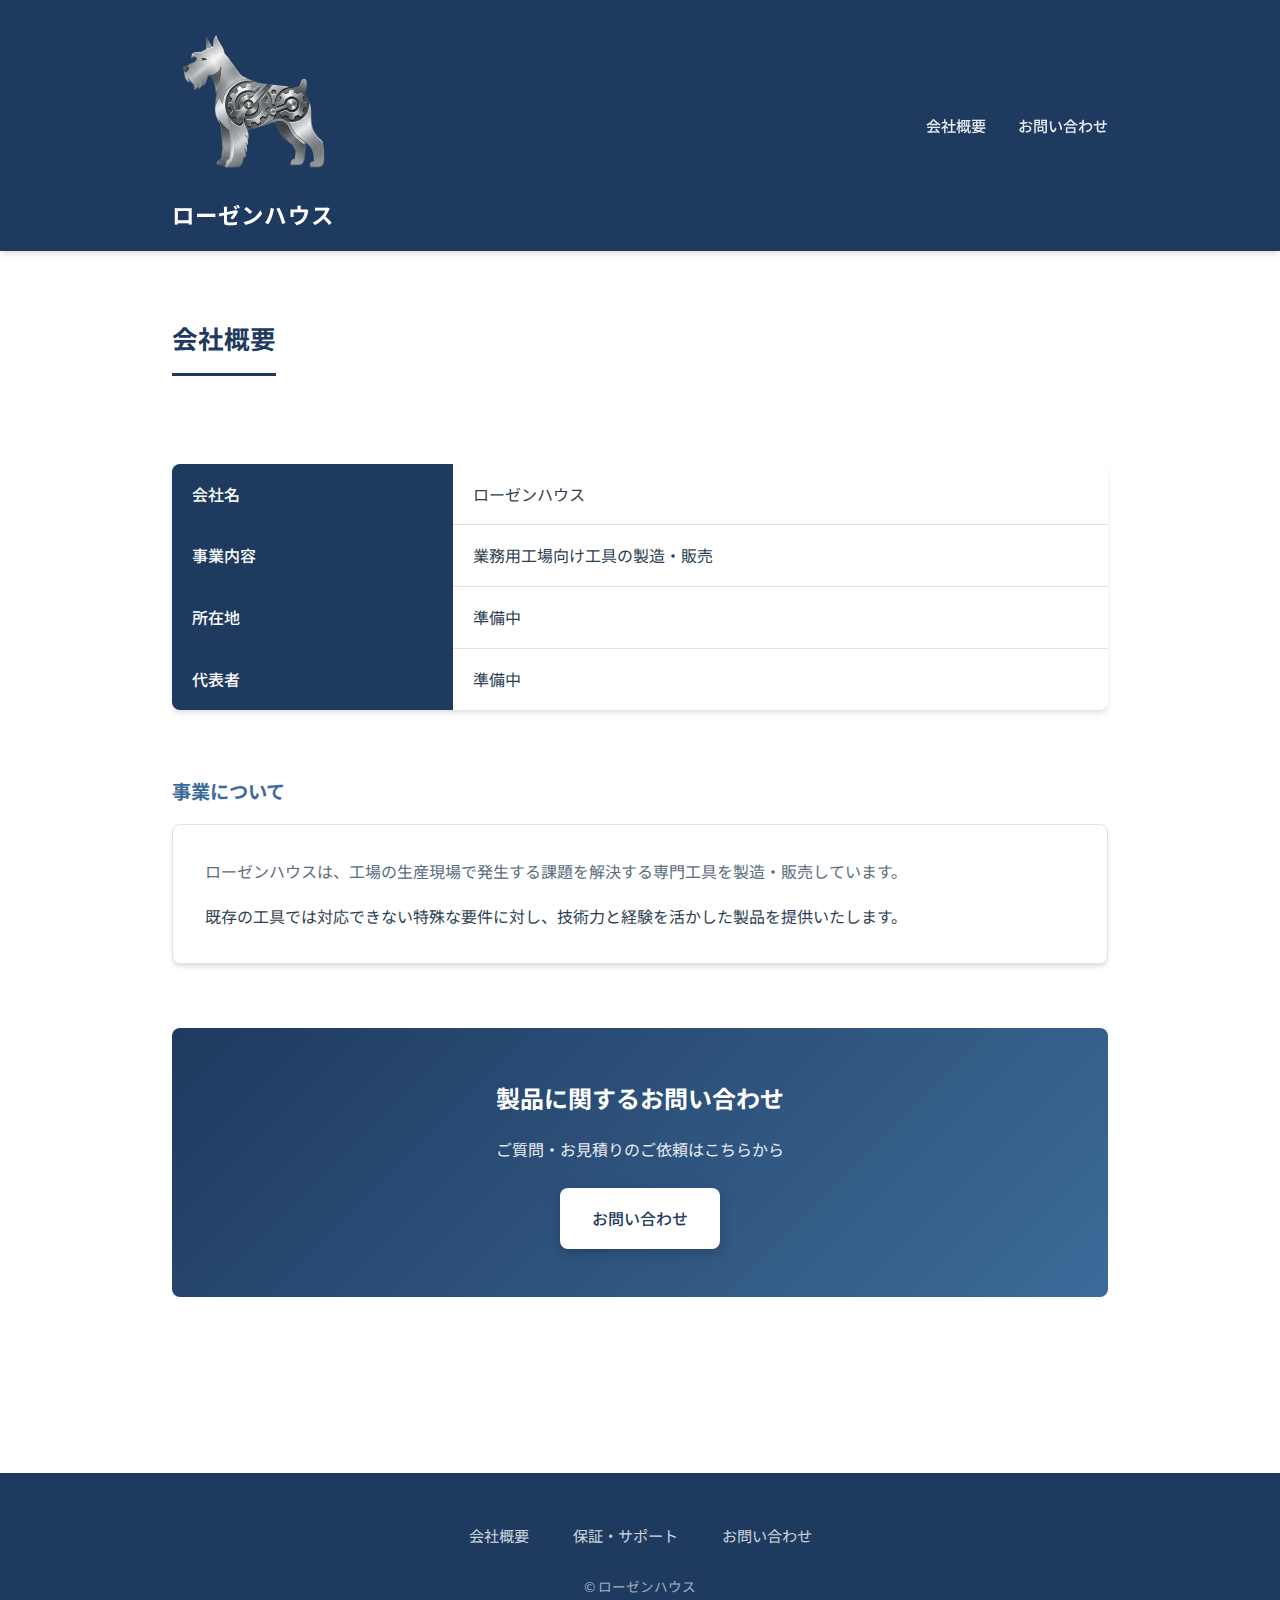
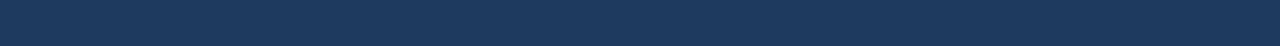
<file: about.html>
<!DOCTYPE html>
<html lang="ja">
<head>
  <meta charset="UTF-8">
  <meta name="viewport" content="width=device-width, initial-scale=1.0">
  <title>会社概要 | ローゼンハウス</title>
  <meta name="description" content="ローゼンハウスの会社概要。業務用工場向け工具の製造・販売を行っています。">
  <!-- OGP -->
  <meta property="og:title" content="会社概要 | ローゼンハウス">
  <meta property="og:description" content="ローゼンハウスの会社概要。業務用工場向け工具の製造・販売を行っています。">
  <meta property="og:type" content="website">
  <meta property="og:url" content="https://rosenhouse.jp/about.html">
  <meta property="og:image" content="https://rosenhouse.jp/assets/images/rosenhouse_logo1.svg">
  <meta property="og:site_name" content="ローゼンハウス">
  <meta property="og:locale" content="ja_JP">
  <meta name="twitter:card" content="summary_large_image">
  <link rel="canonical" href="https://rosenhouse.jp/about.html">
  <link rel="icon" type="image/svg+xml" href="assets/images/rosenhouse_logo1.svg">
  <link rel="stylesheet" href="assets/css/style.css">
</head>
<body>
  <header class="header">
    <div class="container header__inner">
      <a href="index.html" class="header__logo">
        <img src="assets/images/rosenhouse_logo1.svg" alt="ローゼンハウス ロゴ" class="header__logo-img">
        <span class="header__logo-text">ローゼンハウス</span>
      </a>
      <nav class="header__nav">
        <a href="about.html">会社概要</a>
        <a href="support/contact.html">お問い合わせ</a>
      </nav>
    </div>
  </header>

  <main>
    <div class="container">

      <section class="section">
        <h1 class="section__title">会社概要</h1>
      </section>

      <section class="section">
        <table>
          <tr>
            <th>会社名</th>
            <td>ローゼンハウス</td>
          </tr>
          <tr>
            <th>事業内容</th>
            <td>業務用工場向け工具の製造・販売</td>
          </tr>
          <tr>
            <th>所在地</th>
            <td>準備中</td>
          </tr>
          <tr>
            <th>代表者</th>
            <td>準備中</td>
          </tr>
        </table>
      </section>

      <section class="section">
        <h2 class="section__subtitle">事業について</h2>
        <div class="card">
          <p class="card__text">
            ローゼンハウスは、工場の生産現場で発生する課題を解決する専門工具を製造・販売しています。
          </p>
          <p>
            既存の工具では対応できない特殊な要件に対し、技術力と経験を活かした製品を提供いたします。
          </p>
        </div>
      </section>

      <section class="cta">
        <h2 class="cta__title">製品に関するお問い合わせ</h2>
        <p class="cta__text">
          ご質問・お見積りのご依頼はこちらから
        </p>
        <a href="support/contact.html" class="btn btn--primary">お問い合わせ</a>
      </section>

    </div>
  </main>

  <footer class="footer">
    <div class="container footer__inner">
      <nav class="footer__nav">
        <a href="about.html">会社概要</a>
        <a href="support/warranty.html">保証・サポート</a>
        <a href="support/contact.html">お問い合わせ</a>
      </nav>
      <p class="footer__copy">&copy; ローゼンハウス</p>
    </div>
  </footer>
</body>
</html>
</file>
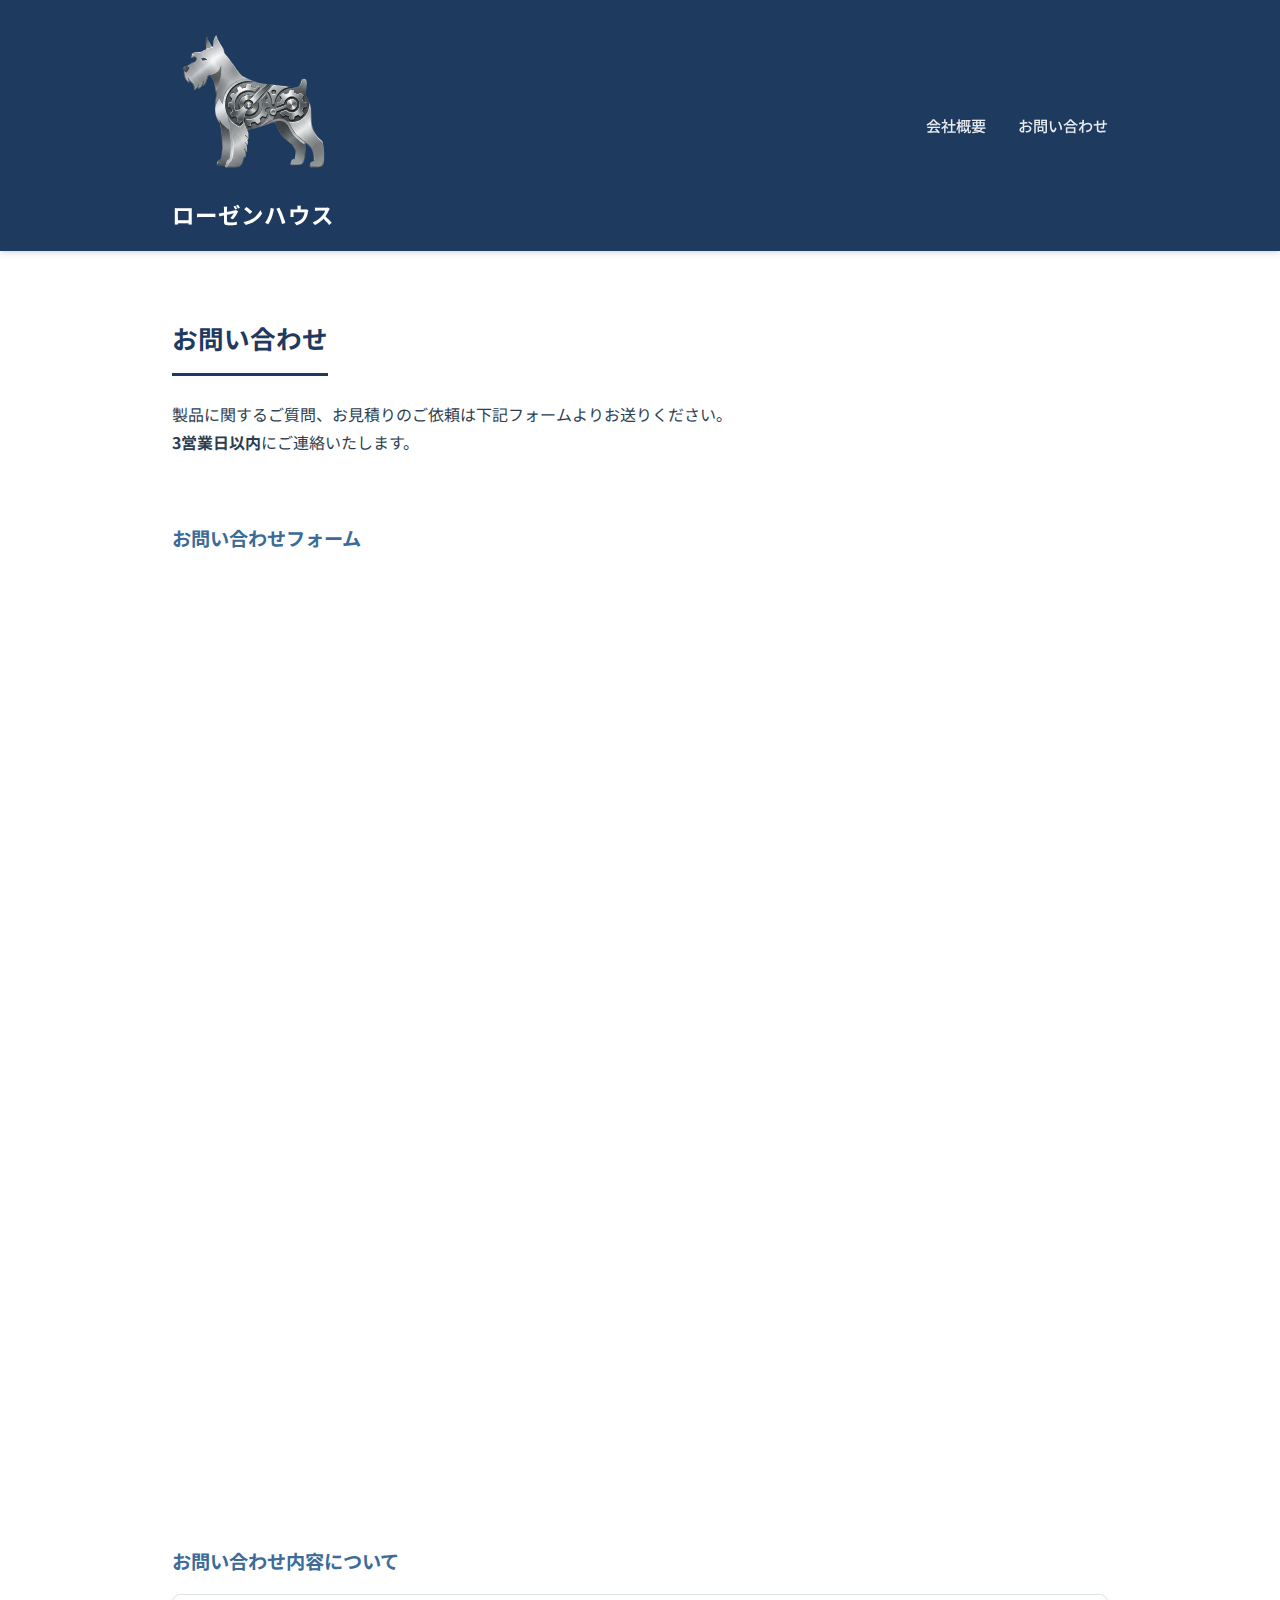
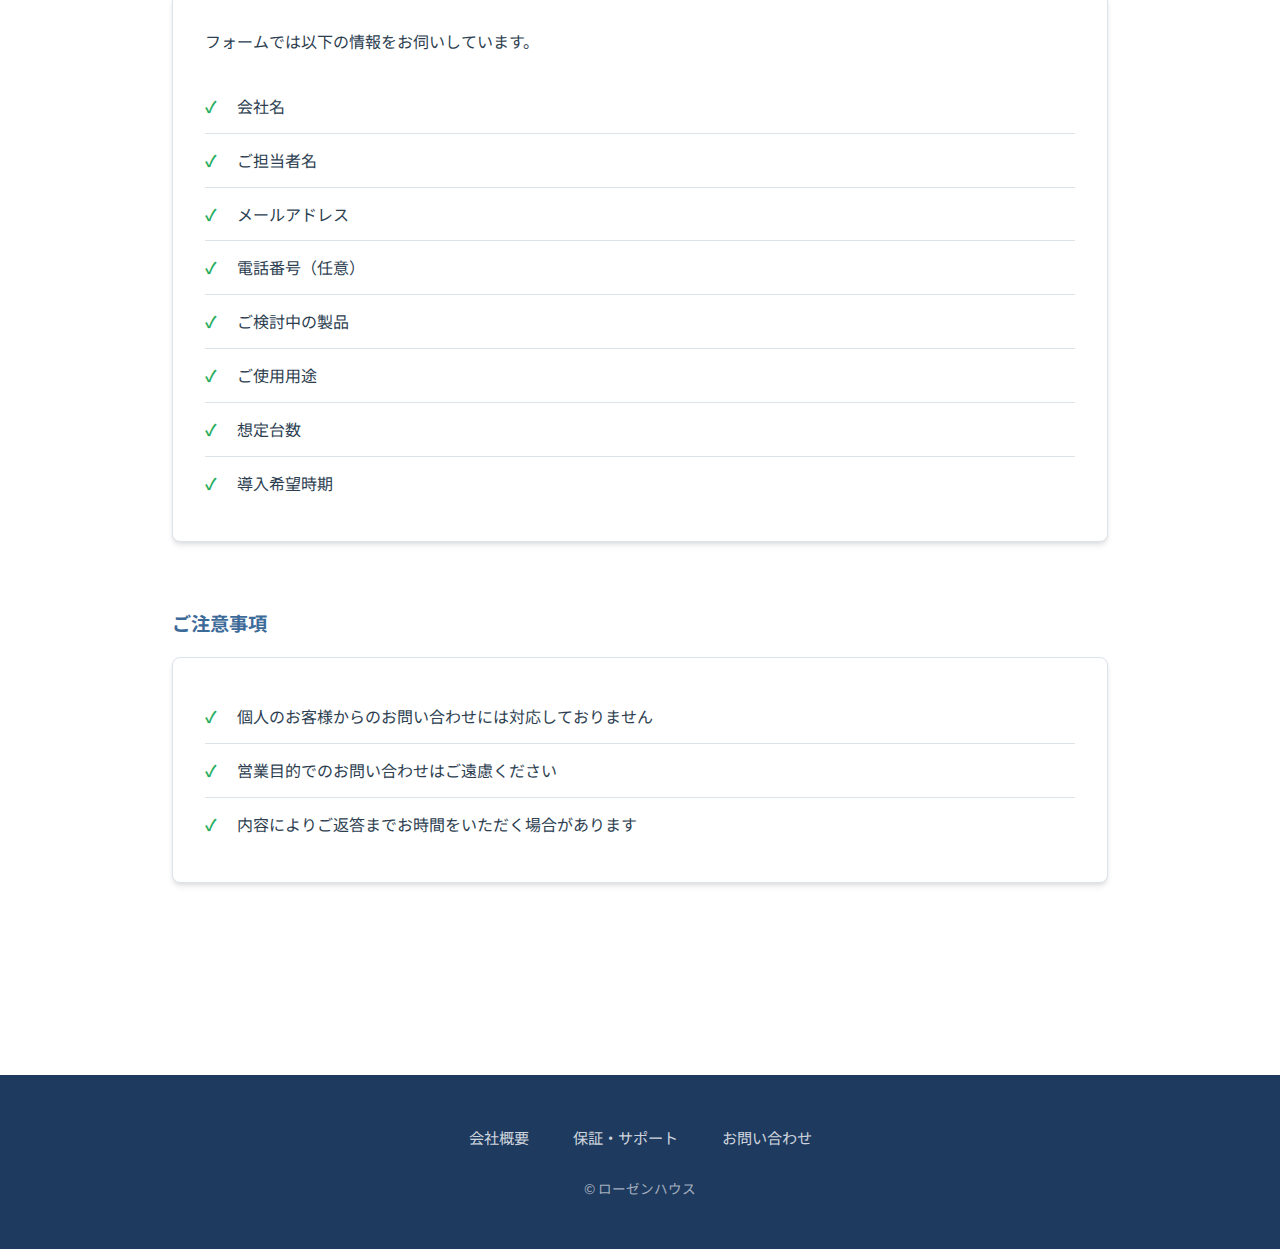
<file: support/contact.html>
<!DOCTYPE html>
<html lang="ja">
<head>
  <meta charset="UTF-8">
  <meta name="viewport" content="width=device-width, initial-scale=1.0">
  <title>お問い合わせ | ローゼンハウス</title>
  <meta name="description" content="製品に関するお問い合わせ、お見積りのご依頼はこちらから。">
  <link rel="icon" type="image/svg+xml" href="../assets/images/rosenhouse_logo1.svg">
  <link rel="stylesheet" href="../assets/css/style.css">
</head>
<body>
  <header class="header">
    <div class="container header__inner">
      <a href="../index.html" class="header__logo">
        <img src="../assets/images/rosenhouse_logo1.svg" alt="" class="header__logo-img">
        <span class="header__logo-text">ローゼンハウス</span>
      </a>
      <nav class="header__nav">
        <a href="../about.html">会社概要</a>
        <a href="contact.html">お問い合わせ</a>
      </nav>
    </div>
  </header>

  <main>
    <div class="container">

      <section class="section">
        <h1 class="section__title">お問い合わせ</h1>
        <p>
          製品に関するご質問、お見積りのご依頼は下記フォームよりお送りください。<br>
          <strong>3営業日以内</strong>にご連絡いたします。
        </p>
      </section>

      <section class="section">
        <h2 class="section__subtitle">お問い合わせフォーム</h2>

        <iframe
          src="https://docs.google.com/forms/d/e/1FAIpQLSfZtR407mM0OVkMDxds2DZJSURiIyCF8N5QeYhZOz292vOwog/viewform?embedded=true"
          class="form-embed"
          title="お問い合わせフォーム">
          読み込み中...
        </iframe>

      </section>

      <section class="section">
        <h2 class="section__subtitle">お問い合わせ内容について</h2>
        <div class="card">
          <p class="mb-3">フォームでは以下の情報をお伺いしています。</p>
          <ul class="list">
            <li>会社名</li>
            <li>ご担当者名</li>
            <li>メールアドレス</li>
            <li>電話番号（任意）</li>
            <li>ご検討中の製品</li>
            <li>ご使用用途</li>
            <li>想定台数</li>
            <li>導入希望時期</li>
          </ul>
        </div>
      </section>

      <section class="section">
        <h2 class="section__subtitle">ご注意事項</h2>
        <div class="card">
          <ul class="list">
            <li>個人のお客様からのお問い合わせには対応しておりません</li>
            <li>営業目的でのお問い合わせはご遠慮ください</li>
            <li>内容によりご返答までお時間をいただく場合があります</li>
          </ul>
        </div>
      </section>

    </div>
  </main>

  <footer class="footer">
    <div class="container footer__inner">
      <nav class="footer__nav">
        <a href="../about.html">会社概要</a>
        <a href="warranty.html">保証・サポート</a>
        <a href="contact.html">お問い合わせ</a>
      </nav>
      <p class="footer__copy">&copy; ローゼンハウス</p>
    </div>
  </footer>
</body>
</html>
</file>
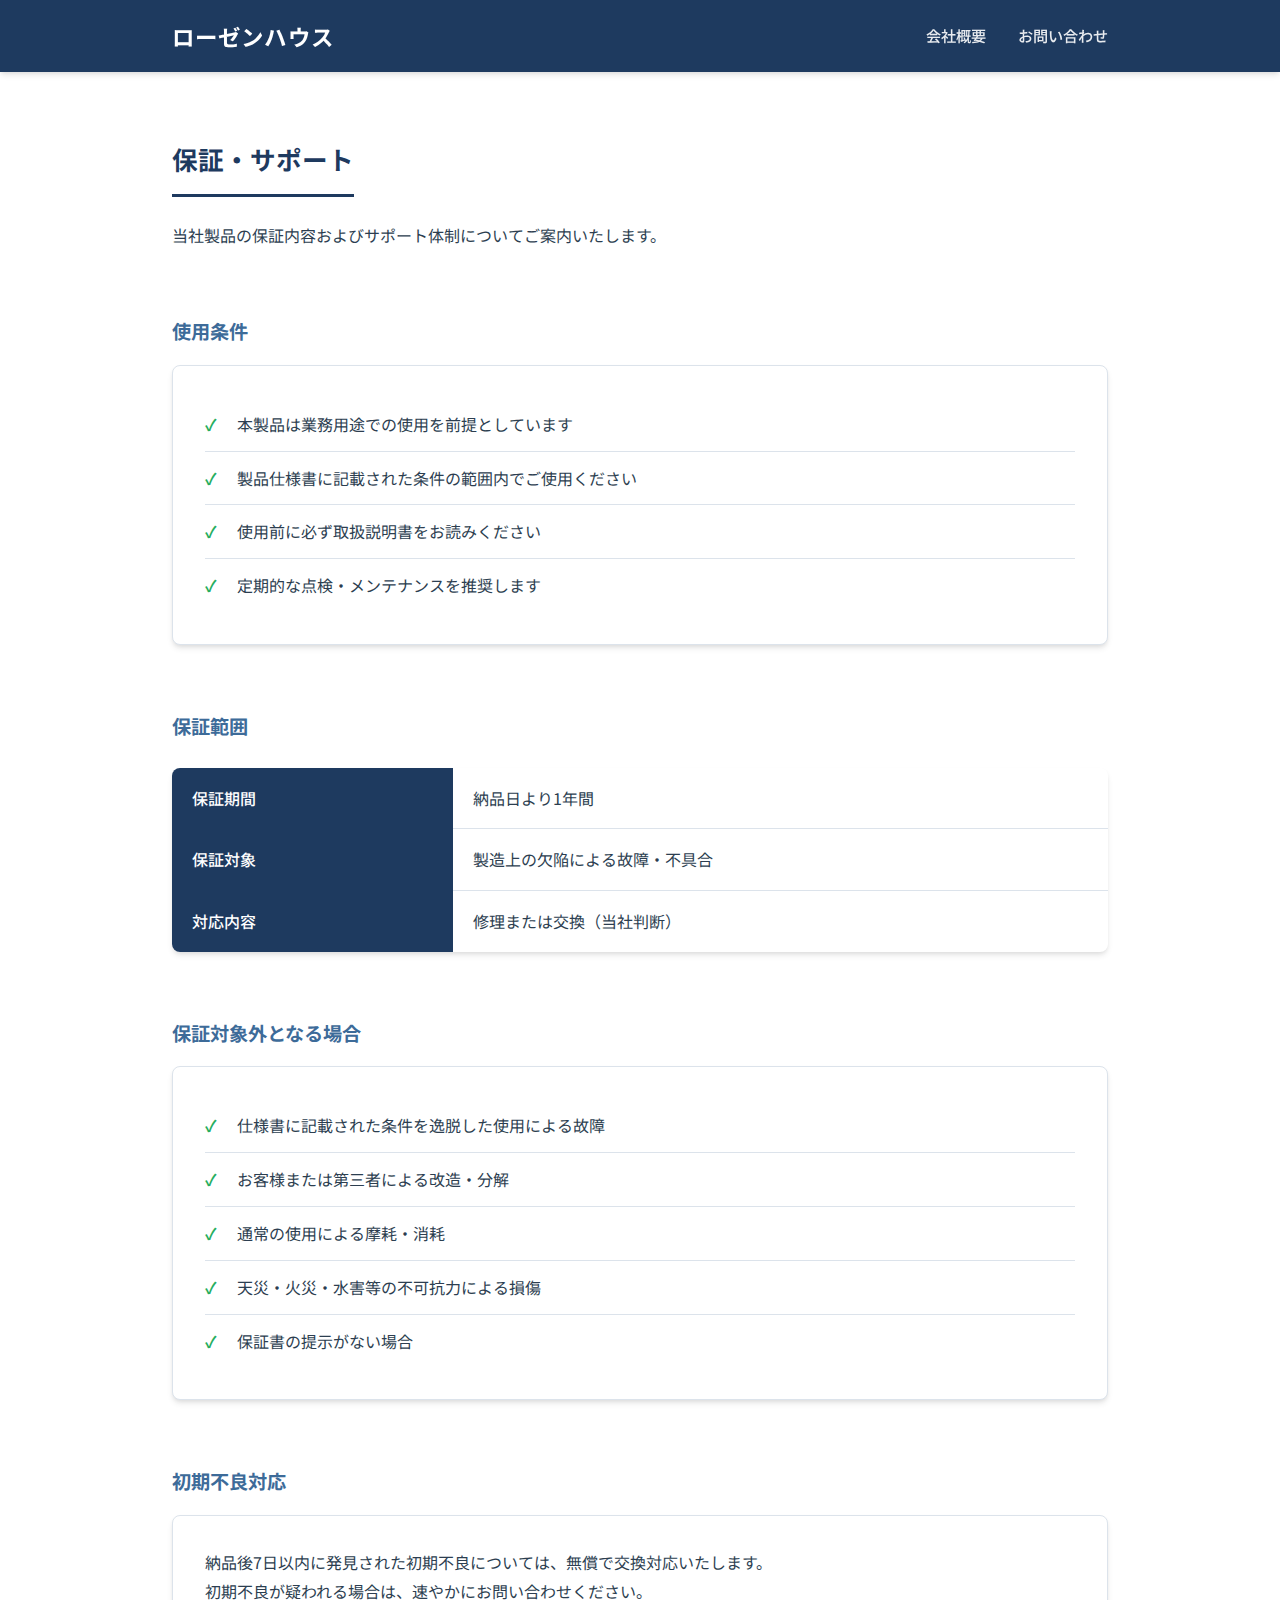
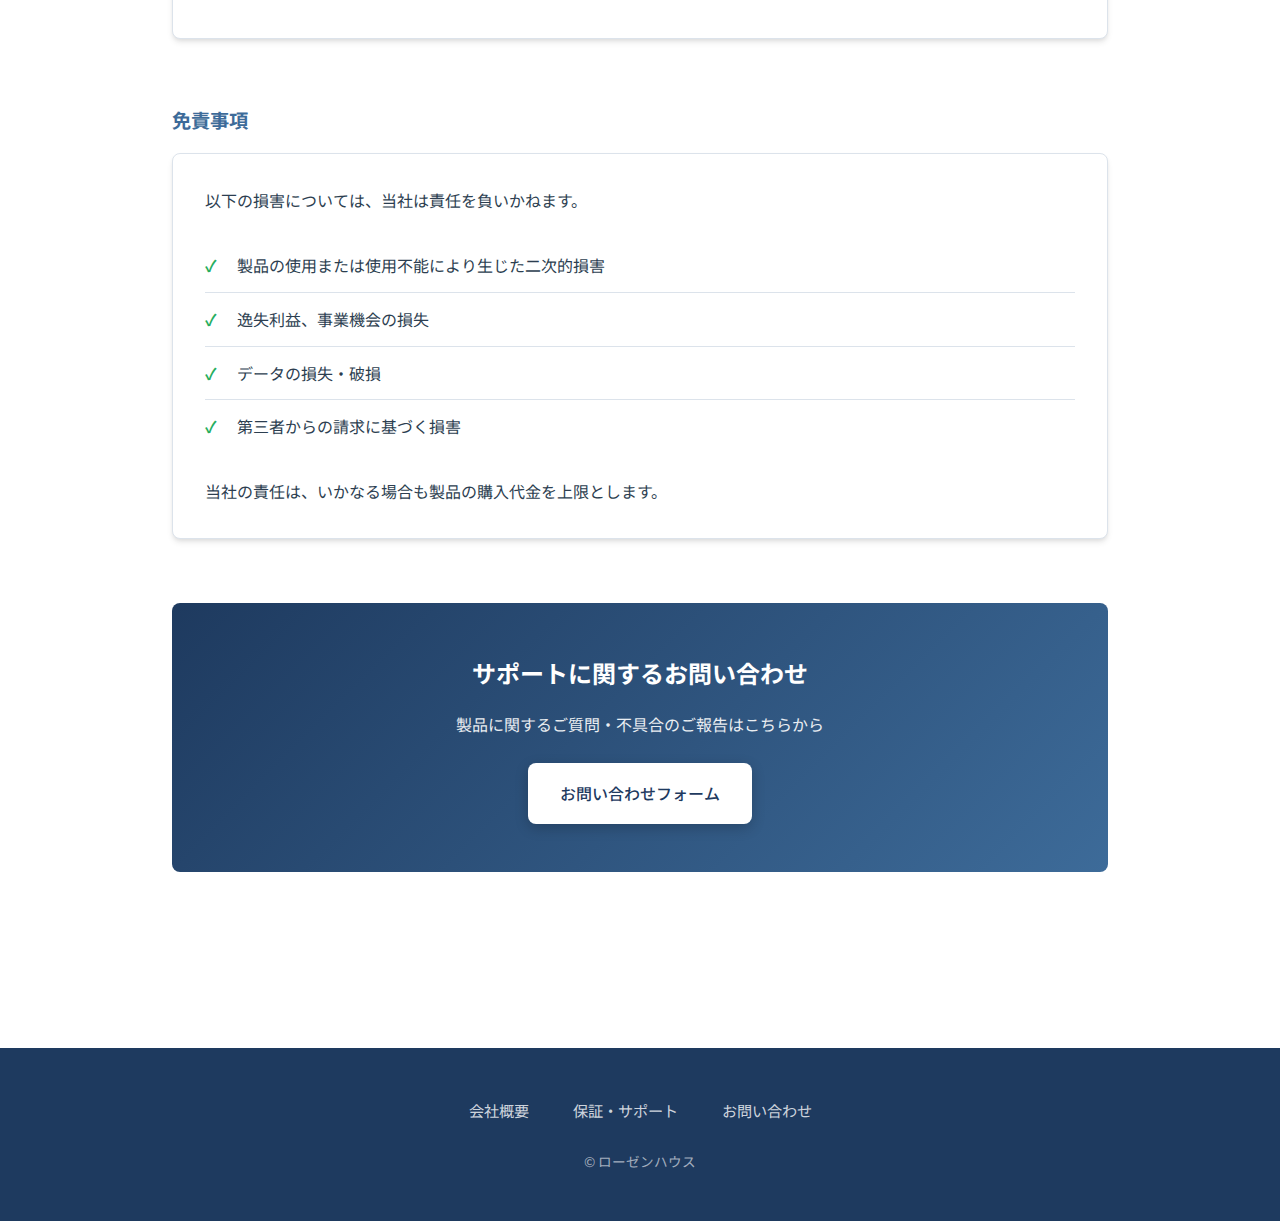
<file: support/warranty.html>
<!DOCTYPE html>
<html lang="ja">
<head>
  <meta charset="UTF-8">
  <meta name="viewport" content="width=device-width, initial-scale=1.0">
  <title>保証・サポート | ローゼンハウス</title>
  <meta name="description" content="製品の保証内容、サポート体制、免責事項についてご案内します。">
  <link rel="icon" type="image/svg+xml" href="../assets/images/favicon.svg">
  <link rel="stylesheet" href="../assets/css/style.css">
</head>
<body>
  <header class="header">
    <div class="container header__inner">
      <a href="../index.html" class="header__logo">ローゼンハウス</a>
      <nav class="header__nav">
        <a href="../about.html">会社概要</a>
        <a href="contact.html">お問い合わせ</a>
      </nav>
    </div>
  </header>

  <main>
    <div class="container">

      <section class="section">
        <h1 class="section__title">保証・サポート</h1>
        <p>
          当社製品の保証内容およびサポート体制についてご案内いたします。
        </p>
      </section>

      <section class="section">
        <h2 class="section__subtitle">使用条件</h2>
        <div class="card">
          <ul class="list">
            <li>本製品は業務用途での使用を前提としています</li>
            <li>製品仕様書に記載された条件の範囲内でご使用ください</li>
            <li>使用前に必ず取扱説明書をお読みください</li>
            <li>定期的な点検・メンテナンスを推奨します</li>
          </ul>
        </div>
      </section>

      <section class="section">
        <h2 class="section__subtitle">保証範囲</h2>
        <table>
          <tr>
            <th>保証期間</th>
            <td>納品日より1年間</td>
          </tr>
          <tr>
            <th>保証対象</th>
            <td>製造上の欠陥による故障・不具合</td>
          </tr>
          <tr>
            <th>対応内容</th>
            <td>修理または交換（当社判断）</td>
          </tr>
        </table>
      </section>

      <section class="section">
        <h2 class="section__subtitle">保証対象外となる場合</h2>
        <div class="card">
          <ul class="list">
            <li>仕様書に記載された条件を逸脱した使用による故障</li>
            <li>お客様または第三者による改造・分解</li>
            <li>通常の使用による摩耗・消耗</li>
            <li>天災・火災・水害等の不可抗力による損傷</li>
            <li>保証書の提示がない場合</li>
          </ul>
        </div>
      </section>

      <section class="section">
        <h2 class="section__subtitle">初期不良対応</h2>
        <div class="card">
          <p>
            納品後7日以内に発見された初期不良については、無償で交換対応いたします。<br>
            初期不良が疑われる場合は、速やかにお問い合わせください。
          </p>
        </div>
      </section>

      <section class="section">
        <h2 class="section__subtitle">免責事項</h2>
        <div class="card">
          <p class="mb-3">
            以下の損害については、当社は責任を負いかねます。
          </p>
          <ul class="list">
            <li>製品の使用または使用不能により生じた二次的損害</li>
            <li>逸失利益、事業機会の損失</li>
            <li>データの損失・破損</li>
            <li>第三者からの請求に基づく損害</li>
          </ul>
          <p class="mt-3">
            当社の責任は、いかなる場合も製品の購入代金を上限とします。
          </p>
        </div>
      </section>

      <section class="cta">
        <h2 class="cta__title">サポートに関するお問い合わせ</h2>
        <p class="cta__text">
          製品に関するご質問・不具合のご報告はこちらから
        </p>
        <a href="contact.html" class="btn btn--primary">お問い合わせフォーム</a>
      </section>

    </div>
  </main>

  <footer class="footer">
    <div class="container footer__inner">
      <nav class="footer__nav">
        <a href="../about.html">会社概要</a>
        <a href="warranty.html">保証・サポート</a>
        <a href="contact.html">お問い合わせ</a>
      </nav>
      <p class="footer__copy">&copy; ローゼンハウス</p>
    </div>
  </footer>
</body>
</html>
</file>
<file: assets/css/style.css>
/* ローゼンハウス - 共通スタイル v2 */

/* Google Fonts */
@import url('https://fonts.googleapis.com/css2?family=Noto+Sans+JP:wght@400;500;700&display=swap');

/* リセット・基本設定 */
*, *::before, *::after {
  box-sizing: border-box;
  margin: 0;
  padding: 0;
}

:root {
  /* カラーパレット - モダン工業系 */
  --color-primary: #1e3a5f;      /* ディープブルー */
  --color-secondary: #3d6b99;    /* ミディアムブルー */
  --color-accent: #d4541c;       /* オレンジ - アクセント */
  --color-accent-hover: #b8471a;
  --color-text: #2c3e50;         /* 本文 */
  --color-text-light: #5a6c7d;   /* 補足テキスト */
  --color-bg: #ffffff;
  --color-bg-alt: #f8fafc;
  --color-bg-dark: #eef2f6;
  --color-border: #dce3eb;
  --color-success: #27ae60;

  --max-width: 1000px;
  --spacing: 2rem;
  --radius: 8px;
  --shadow: 0 4px 6px -1px rgba(0, 0, 0, 0.1), 0 2px 4px -1px rgba(0, 0, 0, 0.06);
  --shadow-lg: 0 10px 15px -3px rgba(0, 0, 0, 0.1), 0 4px 6px -2px rgba(0, 0, 0, 0.05);
}

html {
  font-size: 16px;
  scroll-behavior: smooth;
}

body {
  font-family: "Noto Sans JP", "Hiragino Kaku Gothic ProN", "Hiragino Sans", sans-serif;
  line-height: 1.8;
  color: var(--color-text);
  background-color: var(--color-bg);
  font-weight: 400;
}

/* レイアウト */
.container {
  max-width: var(--max-width);
  margin: 0 auto;
  padding: 0 var(--spacing);
}

/* ヘッダー */
.header {
  background-color: var(--color-primary);
  color: #fff;
  padding: 1rem 0;
  position: sticky;
  top: 0;
  z-index: 100;
  box-shadow: var(--shadow);
}

.header__inner {
  display: flex;
  justify-content: space-between;
  align-items: center;
  flex-wrap: wrap;
  gap: 1rem;
}

.header__logo {
  font-size: 1.4rem;
  font-weight: 700;
  color: #fff;
  text-decoration: none;
  letter-spacing: 0.05em;
}

.header__nav {
  display: flex;
  gap: 2rem;
}

.header__nav a {
  color: rgba(255, 255, 255, 0.9);
  text-decoration: none;
  font-size: 0.95rem;
  font-weight: 500;
  transition: color 0.2s;
}

.header__nav a:hover {
  color: #fff;
}

/* メインコンテンツ */
main {
  padding: 4rem 0;
}

/* セクション */
.section {
  margin-bottom: 4rem;
}

.section__title {
  font-size: 1.6rem;
  font-weight: 700;
  color: var(--color-primary);
  margin-bottom: 1.5rem;
  padding-bottom: 0.75rem;
  border-bottom: 3px solid var(--color-primary);
  display: inline-block;
}

.section__subtitle {
  font-size: 1.2rem;
  font-weight: 700;
  color: var(--color-secondary);
  margin-bottom: 1rem;
}

/* ヒーロー */
.hero {
  background: linear-gradient(135deg, var(--color-primary) 0%, var(--color-secondary) 100%);
  position: relative;
  padding: 5rem 0;
  text-align: center;
  margin-bottom: 4rem;
  overflow: hidden;
}

.hero::before {
  content: "";
  position: absolute;
  top: 0;
  left: 0;
  right: 0;
  bottom: 0;
  background-image:
    radial-gradient(circle at 20% 80%, rgba(255,255,255,0.1) 0%, transparent 50%),
    radial-gradient(circle at 80% 20%, rgba(255,255,255,0.1) 0%, transparent 50%);
  pointer-events: none;
}

.hero__content {
  position: relative;
  z-index: 1;
}

.hero__title {
  font-size: 2.5rem;
  font-weight: 700;
  color: #fff;
  margin-bottom: 1.5rem;
  line-height: 1.4;
  text-shadow: 0 2px 4px rgba(0,0,0,0.1);
}

.hero__lead {
  font-size: 1.2rem;
  color: rgba(255, 255, 255, 0.9);
  max-width: 600px;
  margin: 0 auto 2rem;
  line-height: 1.8;
}

/* バッジ */
.badges {
  display: flex;
  justify-content: center;
  gap: 1rem;
  flex-wrap: wrap;
  margin-top: 2rem;
}

.badge {
  display: inline-flex;
  align-items: center;
  gap: 0.5rem;
  background: rgba(255, 255, 255, 0.15);
  backdrop-filter: blur(4px);
  color: #fff;
  padding: 0.6rem 1.2rem;
  border-radius: 50px;
  font-size: 0.9rem;
  font-weight: 500;
  border: 1px solid rgba(255, 255, 255, 0.2);
}

.badge--solid {
  background: var(--color-accent);
  border-color: var(--color-accent);
}

/* カード */
.card {
  background: var(--color-bg);
  border: 1px solid var(--color-border);
  border-radius: var(--radius);
  padding: 2rem;
  margin-bottom: 1.5rem;
  box-shadow: var(--shadow);
  transition: box-shadow 0.2s, transform 0.2s;
}

.card:hover {
  box-shadow: var(--shadow-lg);
  transform: translateY(-2px);
}

.card__title {
  font-size: 1.3rem;
  font-weight: 700;
  color: var(--color-primary);
  margin-bottom: 0.75rem;
}

.card__text {
  color: var(--color-text-light);
  margin-bottom: 1rem;
  line-height: 1.8;
}

/* 課題セクション */
.problems {
  background: var(--color-bg-alt);
  border-radius: var(--radius);
  padding: 2.5rem;
  margin-bottom: 3rem;
}

.problems__title {
  font-size: 1.4rem;
  font-weight: 700;
  color: var(--color-primary);
  margin-bottom: 1.5rem;
  text-align: center;
}

.problems__list {
  display: grid;
  grid-template-columns: repeat(auto-fit, minmax(280px, 1fr));
  gap: 1rem;
  list-style: none;
}

.problems__item {
  display: flex;
  align-items: flex-start;
  gap: 0.75rem;
  padding: 1rem;
  background: var(--color-bg);
  border-radius: var(--radius);
  box-shadow: 0 1px 3px rgba(0,0,0,0.05);
}

.problems__icon {
  color: var(--color-accent);
  font-size: 1.2rem;
  flex-shrink: 0;
}

/* ボタン */
.btn {
  display: inline-block;
  padding: 1rem 2rem;
  font-size: 1rem;
  font-weight: 500;
  text-decoration: none;
  border-radius: var(--radius);
  cursor: pointer;
  border: none;
  transition: all 0.2s;
  text-align: center;
}

.btn--primary {
  background-color: var(--color-accent);
  color: #fff;
  box-shadow: 0 4px 14px rgba(212, 84, 28, 0.3);
}

.btn--primary:hover {
  background-color: var(--color-accent-hover);
  transform: translateY(-2px);
  box-shadow: 0 6px 20px rgba(212, 84, 28, 0.4);
}

.btn--secondary {
  background-color: var(--color-secondary);
  color: #fff;
}

.btn--secondary:hover {
  background-color: var(--color-primary);
}

.btn--outline {
  background-color: transparent;
  color: var(--color-primary);
  border: 2px solid var(--color-primary);
}

.btn--outline:hover {
  background-color: var(--color-primary);
  color: #fff;
}

/* リスト */
.list {
  list-style: none;
  padding: 0;
}

.list li {
  padding: 0.75rem 0;
  padding-left: 2rem;
  position: relative;
  border-bottom: 1px solid var(--color-border);
}

.list li:last-child {
  border-bottom: none;
}

.list li::before {
  content: "✓";
  position: absolute;
  left: 0;
  color: var(--color-success);
  font-weight: bold;
}

/* フロー */
.flow {
  display: grid;
  grid-template-columns: repeat(5, 1fr);
  gap: 0.5rem;
  margin: 2rem 0;
  position: relative;
}

.flow__step {
  text-align: center;
  padding: 1.5rem 0.5rem;
  background: var(--color-bg-alt);
  border-radius: var(--radius);
  position: relative;
  transition: all 0.2s;
}

.flow__step:hover {
  background: var(--color-bg-dark);
}

.flow__step::after {
  content: "→";
  position: absolute;
  right: -0.75rem;
  top: 50%;
  transform: translateY(-50%);
  color: var(--color-secondary);
  font-size: 1.2rem;
  font-weight: bold;
  z-index: 1;
}

.flow__step:last-child::after {
  display: none;
}

.flow__icon {
  font-size: 2rem;
  margin-bottom: 0.5rem;
  display: block;
}

.flow__number {
  display: inline-flex;
  align-items: center;
  justify-content: center;
  width: 2rem;
  height: 2rem;
  background: var(--color-primary);
  color: #fff;
  border-radius: 50%;
  font-size: 0.9rem;
  font-weight: 700;
  margin-bottom: 0.5rem;
}

.flow__label {
  font-size: 0.9rem;
  font-weight: 500;
  color: var(--color-text);
  display: block;
}

/* テーブル */
table {
  width: 100%;
  border-collapse: collapse;
  margin: 1.5rem 0;
  background: var(--color-bg);
  border-radius: var(--radius);
  overflow: hidden;
  box-shadow: var(--shadow);
}

th, td {
  padding: 1rem 1.25rem;
  text-align: left;
}

th {
  background-color: var(--color-primary);
  color: #fff;
  font-weight: 500;
  width: 30%;
}

td {
  border-bottom: 1px solid var(--color-border);
}

tr:last-child td {
  border-bottom: none;
}

/* フッター */
.footer {
  background-color: var(--color-primary);
  color: #fff;
  padding: 3rem 0;
  margin-top: 4rem;
}

.footer__inner {
  text-align: center;
}

.footer__nav {
  margin-bottom: 1.5rem;
}

.footer__nav a {
  color: rgba(255, 255, 255, 0.8);
  text-decoration: none;
  margin: 0 1.25rem;
  font-size: 0.95rem;
  transition: color 0.2s;
}

.footer__nav a:hover {
  color: #fff;
}

.footer__copy {
  font-size: 0.85rem;
  color: rgba(255, 255, 255, 0.6);
}

/* フォーム埋め込み */
.form-embed {
  width: 100%;
  min-height: 900px;
  border: none;
  border-radius: var(--radius);
}

/* CTA セクション */
.cta {
  background: linear-gradient(135deg, var(--color-primary) 0%, var(--color-secondary) 100%);
  border-radius: var(--radius);
  padding: 3rem 2rem;
  text-align: center;
  color: #fff;
  margin: 3rem 0;
}

.cta__title {
  font-size: 1.5rem;
  font-weight: 700;
  margin-bottom: 1rem;
}

.cta__text {
  margin-bottom: 1.5rem;
  opacity: 0.9;
}

.cta .btn--primary {
  background: #fff;
  color: var(--color-primary);
  box-shadow: 0 4px 14px rgba(0, 0, 0, 0.2);
}

.cta .btn--primary:hover {
  background: var(--color-bg-alt);
}

/* ギャラリー */
.gallery {
  display: grid;
  grid-template-columns: repeat(auto-fit, minmax(200px, 1fr));
  gap: 1rem;
  margin: 1.5rem 0;
}

.gallery__item {
  aspect-ratio: 4/3;
  background: var(--color-bg-dark);
  border-radius: var(--radius);
  overflow: hidden;
  position: relative;
}

.gallery__item img {
  width: 100%;
  height: 100%;
  object-fit: cover;
  transition: transform 0.3s;
}

.gallery__item:hover img {
  transform: scale(1.05);
}

.gallery__placeholder {
  display: flex;
  align-items: center;
  justify-content: center;
  background: linear-gradient(135deg, var(--color-bg-dark) 0%, var(--color-border) 100%);
  color: var(--color-text-light);
  font-size: 0.9rem;
  text-align: center;
  padding: 1rem;
}

.gallery__placeholder::before {
  content: "📷";
  display: block;
  font-size: 2rem;
  margin-bottom: 0.5rem;
}

.gallery__placeholder span {
  display: block;
}

/* 製品セクション */
.product {
  background: var(--color-bg);
  border: 1px solid var(--color-border);
  border-radius: var(--radius);
  padding: 2rem;
  margin-bottom: 2rem;
  box-shadow: var(--shadow);
}

.product__header {
  margin-bottom: 2rem;
  padding: 1.5rem 0;
  border-bottom: 1px solid var(--color-border);
}

.product__title {
  font-size: 1.5rem;
  font-weight: 700;
  color: var(--color-primary);
  margin-bottom: 0.5rem;
}

.product__subtitle {
  color: var(--color-text-light);
  font-size: 0.95rem;
}

.product__body {
  margin-bottom: 1.5rem;
}

.product__footer {
  display: flex;
  gap: 1rem;
  flex-wrap: wrap;
}

/* ユーティリティ */
.text-center {
  text-align: center;
}

.mt-1 { margin-top: 0.5rem; }
.mt-2 { margin-top: 1rem; }
.mt-3 { margin-top: 1.5rem; }
.mt-4 { margin-top: 2rem; }
.mb-1 { margin-bottom: 0.5rem; }
.mb-2 { margin-bottom: 1rem; }
.mb-3 { margin-bottom: 1.5rem; }
.mb-4 { margin-bottom: 2rem; }

/* レスポンシブ */
@media (max-width: 768px) {
  :root {
    --spacing: 1rem;
  }

  html {
    font-size: 14px;
  }

  .hero {
    padding: 2.5rem 0;
  }

  .hero__title {
    font-size: 1.5rem;
    line-height: 1.3;
  }

  .hero__lead {
    font-size: 0.9rem;
    line-height: 1.6;
  }

  .hero__lead br {
    display: none;
  }

  .header__inner {
    flex-direction: row;
    justify-content: space-between;
  }

  .header__logo {
    font-size: 1.1rem;
  }

  .header__nav {
    gap: 1rem;
  }

  .header__nav a {
    font-size: 0.85rem;
  }

  .flow {
    grid-template-columns: repeat(5, 1fr);
    gap: 0.25rem;
  }

  .flow__step {
    padding: 0.75rem 0.25rem;
  }

  .flow__step::after {
    font-size: 0.8rem;
    right: -0.5rem;
  }

  .flow__icon {
    font-size: 1.25rem;
  }

  .flow__number {
    width: 1.5rem;
    height: 1.5rem;
    font-size: 0.7rem;
  }

  .flow__label {
    font-size: 0.7rem;
  }

  .badges {
    flex-direction: row;
    justify-content: center;
    gap: 0.5rem;
  }

  .badge {
    font-size: 0.75rem;
    padding: 0.4rem 0.8rem;
  }

  .section__title {
    font-size: 1.2rem;
  }

  .section__subtitle {
    font-size: 1rem;
  }

  main {
    padding: 2rem 0;
  }

  .section {
    margin-bottom: 2rem;
  }

  .card {
    padding: 1.25rem;
  }

  .card__title {
    font-size: 1.1rem;
  }

  .list li {
    font-size: 0.9rem;
    padding: 0.5rem 0;
    padding-left: 1.5rem;
  }

  th, td {
    padding: 0.75rem;
    font-size: 0.9rem;
  }

  th {
    width: 30%;
  }

  .problems {
    padding: 1.25rem;
  }

  .problems__title {
    font-size: 1.1rem;
  }

  .problems__item {
    font-size: 0.85rem;
    padding: 0.75rem;
  }

  .problems__icon {
    font-size: 1rem;
  }

  .cta {
    padding: 2rem 1.25rem;
  }

  .cta__title {
    font-size: 1.2rem;
  }

  .cta__text {
    font-size: 0.9rem;
  }

  .cta__text br {
    display: none;
  }

  .btn {
    padding: 0.75rem 1.5rem;
    font-size: 0.9rem;
  }

  .footer {
    padding: 1.5rem 0;
  }

  .footer__nav {
    display: flex;
    flex-direction: column;
    align-items: center;
    gap: 0.75rem;
  }

  .footer__nav a {
    margin: 0;
    font-size: 0.85rem;
  }

  .footer__copy {
    margin-top: 0.5rem;
  }

  .gallery {
    grid-template-columns: repeat(2, 1fr);
    gap: 0.75rem;
  }

  .gallery__placeholder {
    font-size: 0.8rem;
  }

  .gallery__placeholder::before {
    font-size: 1.5rem;
  }

  .product {
    padding: 1.25rem;
  }

  .product__title {
    font-size: 1.25rem;
  }
}

/* さらに小さい画面 */
@media (max-width: 480px) {
  :root {
    --spacing: 0.75rem;
  }

  html {
    font-size: 13px;
  }

  .hero__title {
    font-size: 1.35rem;
  }

  .flow {
    grid-template-columns: repeat(5, 1fr);
  }

  .flow__icon {
    font-size: 1rem;
  }

  .flow__label {
    font-size: 0.65rem;
  }

  .badge {
    font-size: 0.7rem;
    padding: 0.35rem 0.6rem;
  }

  .gallery {
    grid-template-columns: 1fr;
  }
}

/* 印刷対応 */
@media print {
  .header, .footer, .btn, .cta {
    display: none;
  }

  body {
    font-size: 12pt;
    line-height: 1.5;
  }

  .container {
    max-width: 100%;
    padding: 0;
  }

  .hero {
    background: none;
    color: #000;
    padding: 1rem 0;
  }

  .hero__title {
    color: #000;
  }
}
</file>
